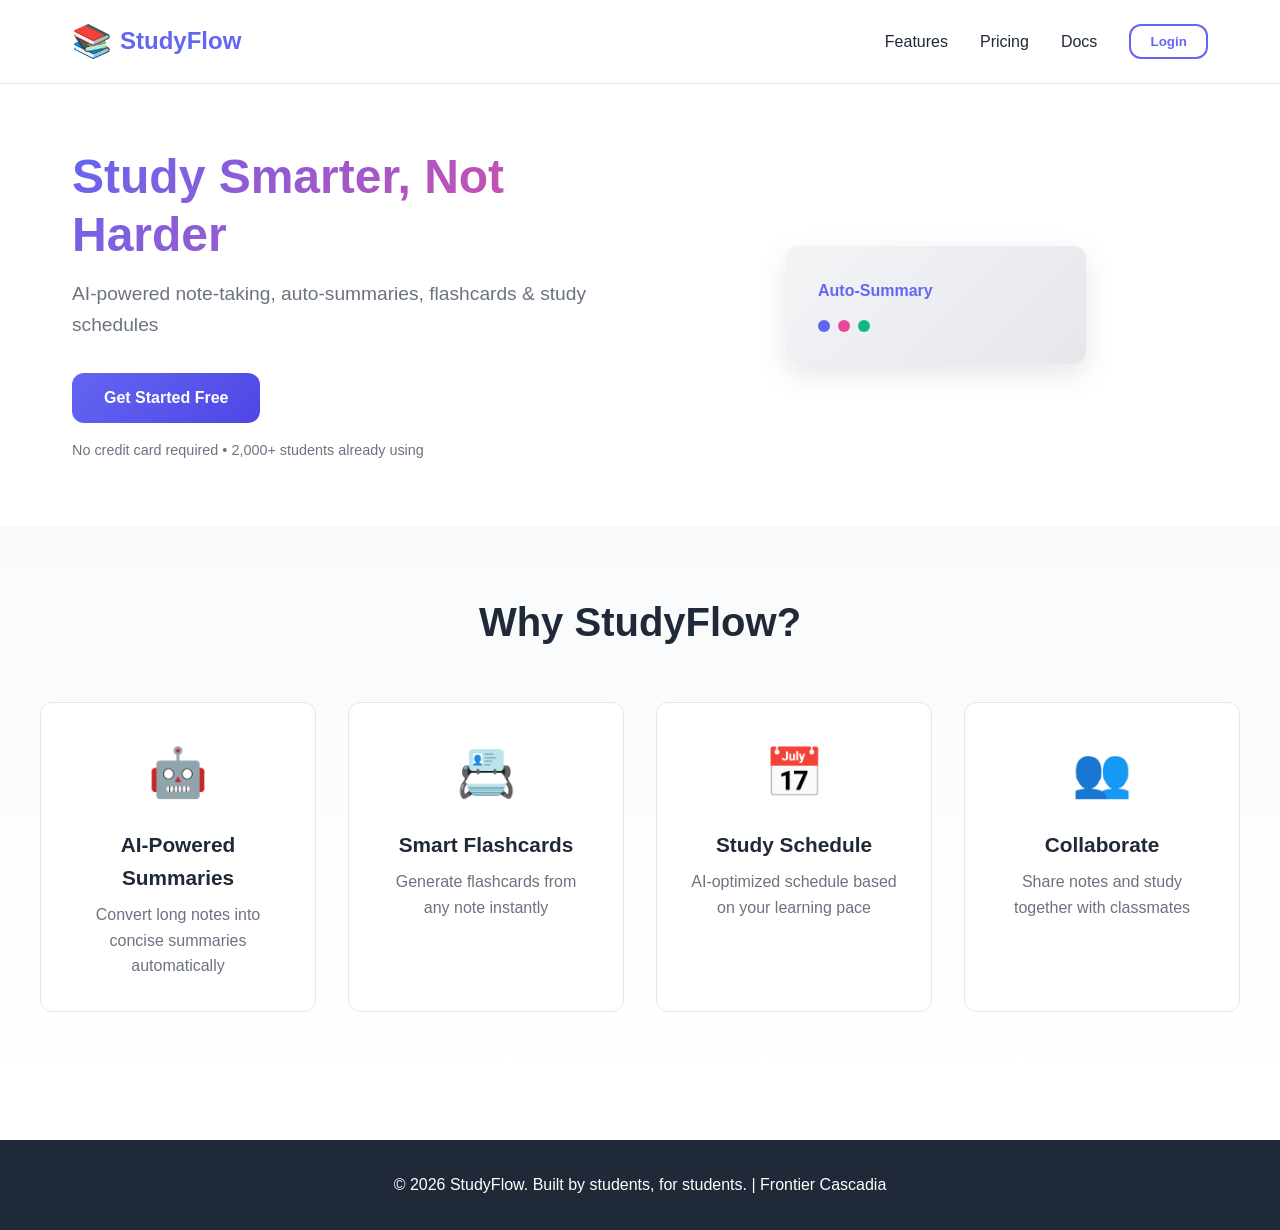
<file: frontend/index.html>
<!-- frontend/index.html -->
<!DOCTYPE html>
<html lang="en">
<head>
    <meta charset="UTF-8">
    <meta name="viewport" content="width=device-width, initial-scale=1.0">
    <title>StudyFlow - AI-Powered Study Assistant</title>
    <link rel="stylesheet" href="styles/main.css">
</head>
<body>
    <nav class="navbar">
        <div class="nav-container">
            <div class="logo">
                <span class="logo-icon">📚</span>
                <span class="logo-text">StudyFlow</span>
            </div>
            <div class="nav-links">
                <a href="#features" class="nav-link">Features</a>
                <a href="#pricing" class="nav-link">Pricing</a>
                <a href="#" class="nav-link">Docs</a>
                <button class="btn-login" onclick="showLoginModal()">Login</button>
            </div>
        </div>
    </nav>

    <section class="hero">
        <div class="hero-content">
            <h1 class="hero-title">Study Smarter, Not Harder</h1>
            <p class="hero-subtitle">AI-powered note-taking, auto-summaries, flashcards & study schedules</p>
            <button class="btn-primary" onclick="showSignupModal()">Get Started Free</button>
            <p class="hero-note">No credit card required • 2,000+ students already using</p>
        </div>
        <div class="hero-image">
            <div class="feature-card-preview">
                <div class="card-header">Auto-Summary</div>
                <div class="card-content">
                    <span class="dot dot-1"></span>
                    <span class="dot dot-2"></span>
                    <span class="dot dot-3"></span>
                </div>
            </div>
        </div>
    </section>

    <section id="features" class="features">
        <h2>Why StudyFlow?</h2>
        <div class="features-grid">
            <div class="feature-item">
                <div class="feature-icon">🤖</div>
                <h3>AI-Powered Summaries</h3>
                <p>Convert long notes into concise summaries automatically</p>
            </div>
            <div class="feature-item">
                <div class="feature-icon">📇</div>
                <h3>Smart Flashcards</h3>
                <p>Generate flashcards from any note instantly</p>
            </div>
            <div class="feature-item">
                <div class="feature-icon">📅</div>
                <h3>Study Schedule</h3>
                <p>AI-optimized schedule based on your learning pace</p>
            </div>
            <div class="feature-item">
                <div class="feature-icon">👥</div>
                <h3>Collaborate</h3>
                <p>Share notes and study together with classmates</p>
            </div>
        </div>
    </section>

    <!-- Auth Modals -->
    <div id="loginModal" class="modal">
        <div class="modal-content">
            <span class="close" onclick="closeLoginModal()">&times;</span>
            <h2>Login to StudyFlow</h2>
            <form onsubmit="handleLogin(event)">
                <input type="email" placeholder="Email" required id="loginEmail">
                <input type="password" placeholder="Password" required id="loginPassword">
                <button type="submit" class="btn-primary">Login</button>
            </form>
            <p class="modal-switch">Don't have an account? <a href="#" onclick="switchToSignup()">Sign up</a></p>
        </div>
    </div>

    <div id="signupModal" class="modal">
        <div class="modal-content">
            <span class="close" onclick="closeSignupModal()">&times;</span>
            <h2>Join StudyFlow</h2>
            <form onsubmit="handleSignup(event)">
                <input type="text" placeholder="Full Name" required id="signupName">
                <input type="email" placeholder="Email" required id="signupEmail">
                <input type="password" placeholder="Password (min 6 chars)" required id="signupPassword">
                <input type="password" placeholder="Confirm Password" required id="signupPasswordConfirm">
                <button type="submit" class="btn-primary">Create Account</button>
            </form>
            <p class="modal-switch">Already have an account? <a href="#" onclick="switchToLogin()">Login</a></p>
        </div>
    </div>

    <footer class="footer">
        <p>&copy; 2026 StudyFlow. Built by students, for students. | Frontier Cascadia</p>
    </footer>

    <script src="js/api.js"></script>
    <script src="js/app.js"></script>
</body>
</html>
</file>
<file: frontend/styles/main.css>
/* frontend/styles/main.css */
* {
    margin: 0;
    padding: 0;
    box-sizing: border-box;
}

:root {
    --primary: #6366f1;
    --primary-dark: #4f46e5;
    --secondary: #ec4899;
    --bg: #ffffff;
    --text: #1f2937;
    --text-light: #6b7280;
    --border: #e5e7eb;
    --success: #10b981;
    --radius: 12px;
}

body {
    font-family: -apple-system, BlinkMacSystemFont, 'Segoe UI', Roboto, Oxygen, Ubuntu, Cantarell, sans-serif;
    color: var(--text);
    background-color: var(--bg);
    line-height: 1.6;
}

/* Navbar */
.navbar {
    background: white;
    border-bottom: 1px solid var(--border);
    padding: 1rem 0;
    position: sticky;
    top: 0;
    z-index: 100;
}

.nav-container {
    max-width: 1200px;
    margin: 0 auto;
    padding: 0 2rem;
    display: flex;
    justify-content: space-between;
    align-items: center;
}

.logo {
    display: flex;
    align-items: center;
    gap: 0.5rem;
    font-size: 1.5rem;
    font-weight: 700;
    color: var(--primary);
}

.logo-icon {
    font-size: 2rem;
}

.nav-links {
    display: flex;
    gap: 2rem;
    align-items: center;
}

.nav-link {
    text-decoration: none;
    color: var(--text);
    font-weight: 500;
    transition: color 0.3s;
}

.nav-link:hover {
    color: var(--primary);
}

.btn-login {
    background: transparent;
    border: 2px solid var(--primary);
    color: var(--primary);
    padding: 0.5rem 1.2rem;
    border-radius: var(--radius);
    cursor: pointer;
    font-weight: 600;
    transition: all 0.3s;
}

.btn-login:hover {
    background: var(--primary);
    color: white;
}

/* Hero Section */
.hero {
    max-width: 1200px;
    margin: 0 auto;
    padding: 4rem 2rem;
    display: grid;
    grid-template-columns: 1fr 1fr;
    gap: 3rem;
    align-items: center;
}

.hero-content h1 {
    font-size: 3rem;
    line-height: 1.2;
    margin-bottom: 1rem;
    background: linear-gradient(135deg, var(--primary), var(--secondary));
    -webkit-background-clip: text;
    -webkit-text-fill-color: transparent;
    background-clip: text;
}

.hero-subtitle {
    font-size: 1.2rem;
    color: var(--text-light);
    margin-bottom: 2rem;
}

.btn-primary {
    background: linear-gradient(135deg, var(--primary), var(--primary-dark));
    color: white;
    border: none;
    padding: 1rem 2rem;
    border-radius: var(--radius);
    font-size: 1rem;
    font-weight: 600;
    cursor: pointer;
    transition: transform 0.3s, box-shadow 0.3s;
}

.btn-primary:hover {
    transform: translateY(-2px);
    box-shadow: 0 10px 25px rgba(99, 102, 241, 0.3);
}

.hero-note {
    font-size: 0.9rem;
    color: var(--text-light);
    margin-top: 1rem;
}

.hero-image {
    display: flex;
    justify-content: center;
}

.feature-card-preview {
    background: linear-gradient(135deg, #f3f4f6, #e5e7eb);
    border-radius: var(--radius);
    padding: 2rem;
    width: 100%;
    max-width: 300px;
    box-shadow: 0 10px 30px rgba(0, 0, 0, 0.1);
}

.card-header {
    font-weight: 600;
    color: var(--primary);
    margin-bottom: 1rem;
}

.card-content {
    display: flex;
    gap: 0.5rem;
}

.dot {
    width: 12px;
    height: 12px;
    border-radius: 50%;
    animation: pulse 2s infinite;
}

.dot-1 { background: var(--primary); }
.dot-2 { background: var(--secondary); animation-delay: 0.2s; }
.dot-3 { background: var(--success); animation-delay: 0.4s; }

@keyframes pulse {
    0%, 100% { opacity: 1; }
    50% { opacity: 0.5; }
}

/* Features Section */
.features {
    background: linear-gradient(180deg, #f9fafb, #ffffff);
    padding: 4rem 2rem;
    text-align: center;
}

.features h2 {
    font-size: 2.5rem;
    margin-bottom: 3rem;
}

.features-grid {
    max-width: 1200px;
    margin: 0 auto;
    display: grid;
    grid-template-columns: repeat(auto-fit, minmax(250px, 1fr));
    gap: 2rem;
}

.feature-item {
    background: white;
    padding: 2rem;
    border-radius: var(--radius);
    border: 1px solid var(--border);
    transition: transform 0.3s, box-shadow 0.3s;
}

.feature-item:hover {
    transform: translateY(-5px);
    box-shadow: 0 10px 25px rgba(0, 0, 0, 0.1);
}

.feature-icon {
    font-size: 3rem;
    margin-bottom: 1rem;
}

.feature-item h3 {
    font-size: 1.3rem;
    margin-bottom: 0.5rem;
}

.feature-item p {
    color: var(--text-light);
}

/* Modal */
.modal {
    display: none;
    position: fixed;
    z-index: 1000;
    left: 0;
    top: 0;
    width: 100%;
    height: 100%;
    background-color: rgba(0, 0, 0, 0.5);
    animation: fadeIn 0.3s;
}

@keyframes fadeIn {
    from { opacity: 0; }
    to { opacity: 1; }
}

.modal-content {
    background-color: white;
    margin: 5% auto;
    padding: 2rem;
    border-radius: var(--radius);
    width: 100%;
    max-width: 400px;
    box-shadow: 0 10px 40px rgba(0, 0, 0, 0.2);
}

.modal-content h2 {
    margin-bottom: 1.5rem;
    font-size: 1.8rem;
}

.modal-content form {
    display: flex;
    flex-direction: column;
    gap: 1rem;
}

.modal-content input {
    padding: 0.8rem;
    border: 1px solid var(--border);
    border-radius: var(--radius);
    font-size: 1rem;
    transition: border-color 0.3s;
}

.modal-content input:focus {
    outline: none;
    border-color: var(--primary);
}

.close {
    float: right;
    font-size: 1.8rem;
    font-weight: bold;
    cursor: pointer;
    color: var(--text-light);
}

.close:hover {
    color: var(--text);
}

.modal-switch {
    text-align: center;
    margin-top: 1rem;
    font-size: 0.9rem;
}

.modal-switch a {
    color: var(--primary);
    text-decoration: none;
    font-weight: 600;
}

/* Footer */
.footer {
    background: #1f2937;
    color: white;
    text-align: center;
    padding: 2rem;
    margin-top: 4rem;
}

/* Responsive */
@media (max-width: 768px) {
    .hero {
        grid-template-columns: 1fr;
    }

    .hero-content h1 {
        font-size: 2rem;
    }

    .nav-links {
        gap: 1rem;
    }

    .features-grid {
        grid-template-columns: 1fr;
    }
}
</file>
